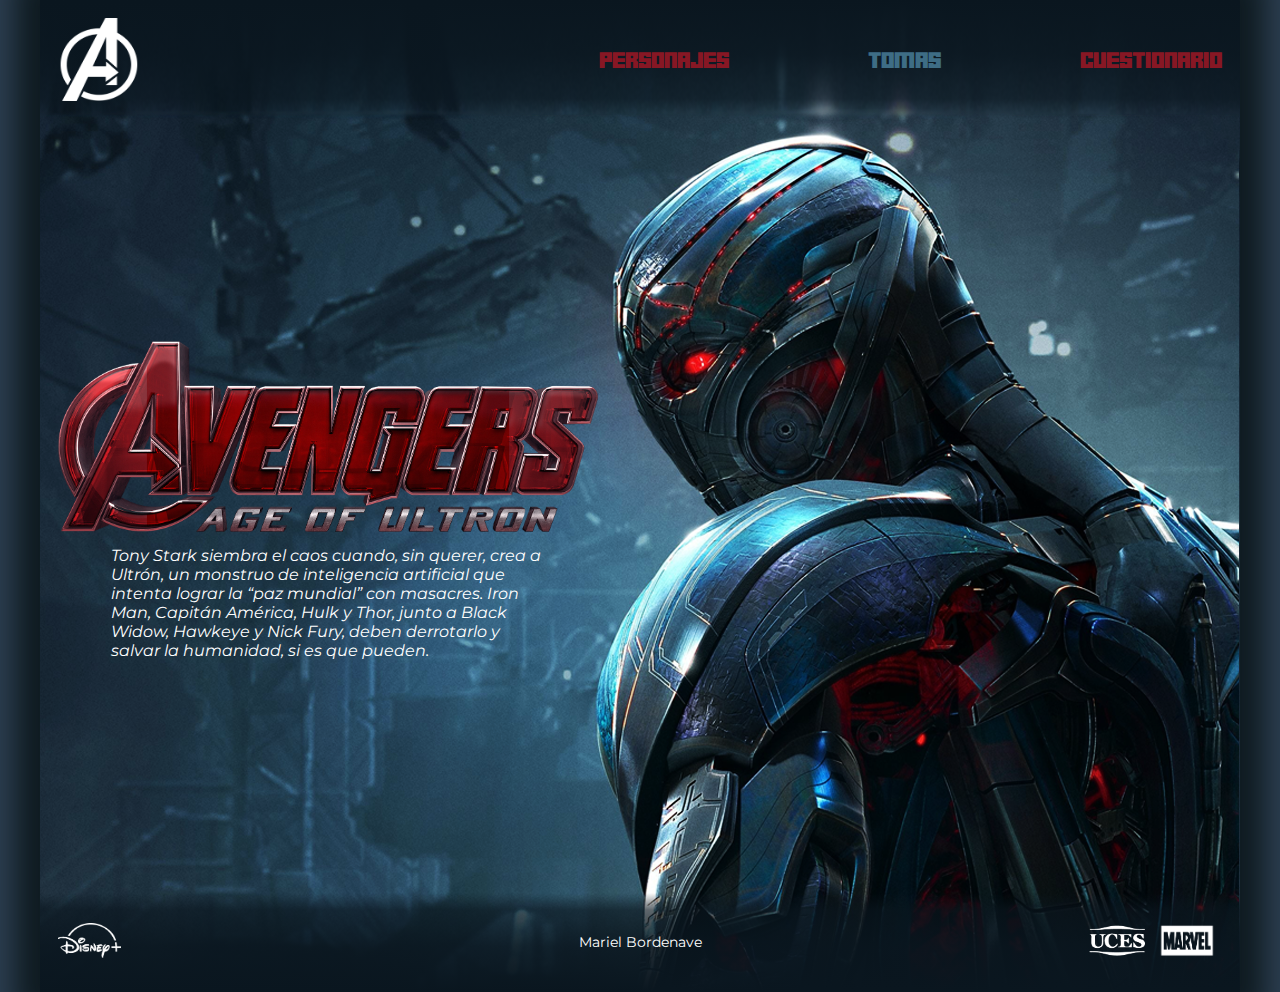
<file: index.html>
<!DOCTYPE html>
<html lang="en">
  <head>
    <meta charset="UTF-8" />
    <meta http-equiv="X-UA-Compatible" content="IE=edge" />
    <meta name="viewport" content="width=device-width, initial-scale=1" />
    <link rel="stylesheet" href="./css/estilos.css" />
    <title>Era de Ultron</title>
  </head>
  <body>
    <main class="indexMain">
      <header class="indexHeader">
        <a href="index.html" class="logo">
          <img src="img/head.png" alt="head" class="imgLogo" />
        </a>
        <nav class="navbar">
          <ul class="menu">
            <li><a href="personajes.html" class="personajes">personajes</a></li>
            <li><a href="tomas.html" class="tomas">tomas</a></li>
            <li>
              <a href="cuestionario.html" class="personajes">cuestionario</a>
            </li>
          </ul>
        </nav>
      </header>
      <section class="indexSection">
        <div class="logoContainer">
          <img src="img/title.png" class="avengersImg" />
          <p class="sinopsis">
            Tony Stark siembra el caos cuando, sin querer, crea a Ultrón, un
            monstruo de inteligencia artificial que intenta lograr la “paz
            mundial” con masacres. Iron Man, Capitán América, Hulk y Thor, junto
            a Black Widow, Hawkeye y Nick Fury, deben derrotarlo y salvar la
            humanidad, si es que pueden.
          </p>
          <p />
        </div>
      </section>
      <footer class="indexFooter">
        <div class="logoDisney">
          <a href="https://www.disneyplus.com/" target="_blank">
            <img src="img/disney.png" class="imagenDisney" />
          </a>
        </div>
        <div class="creadoraPagina">Mariel Bordenave</div>
        <div class="logoPeliculas">
          <div class="logoFacultad">
            <a href="https://uces.edu.ar/" target="_blank">
              <img src="img/uces.png" alt="logoUces" class="imagenUces" />
            </a>
          </div>
          <div class="logoMarvel">
            <a href="https://www.marvel.com/" target="_blank">
              <img src="img/marvel.png" alt="logoMarvel" class="imagenMarvel" />
            </a>
          </div>
        </div>
      </footer>
    </main>
  </body>
</html>
</file>
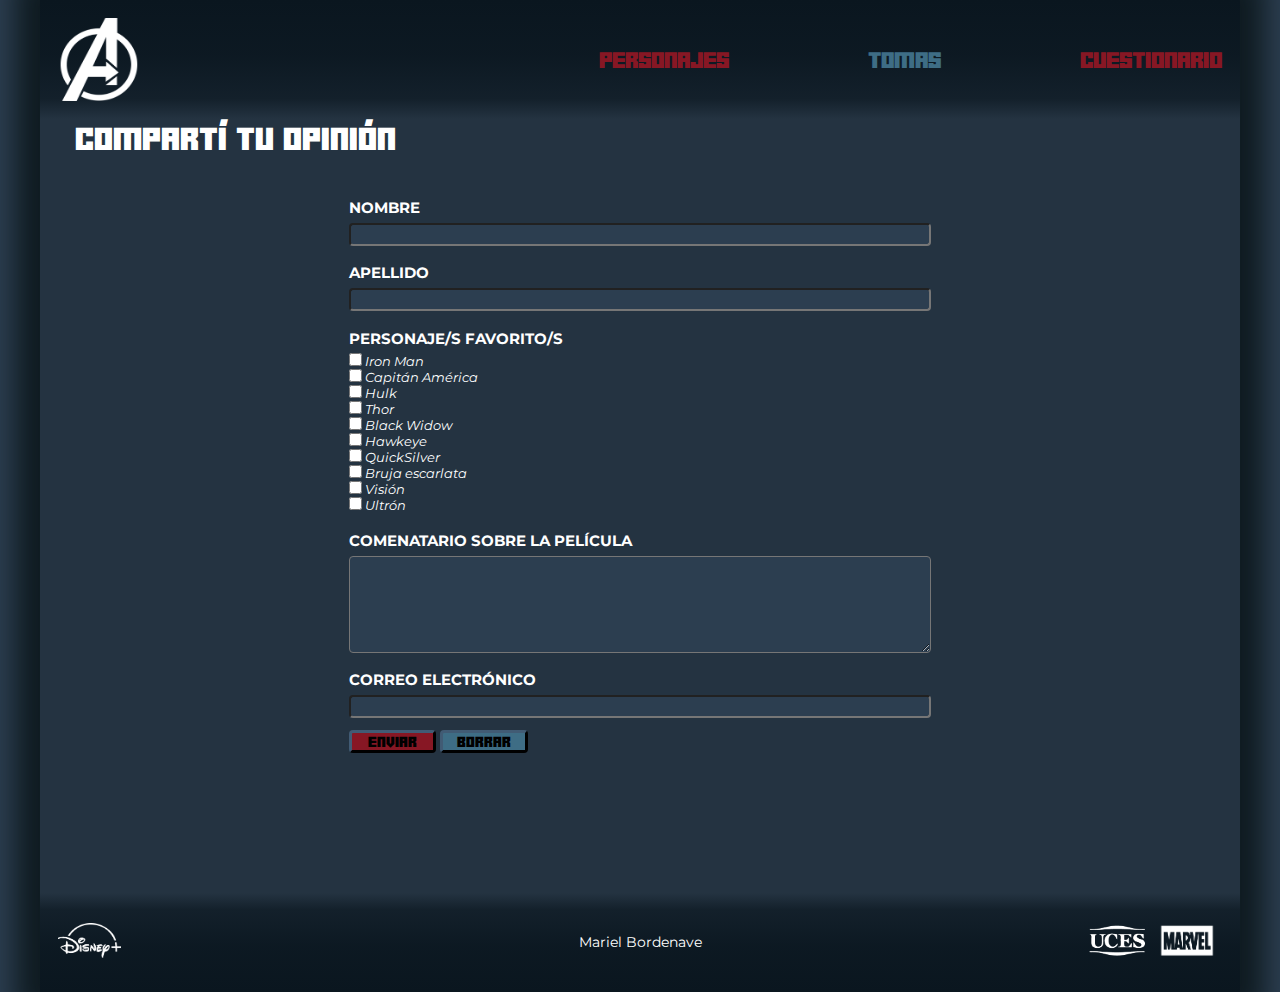
<file: cuestionario.html>
<!DOCTYPE html>
<html lang="en">
  <head>
    <meta charset="UTF-8" />
    <meta http-equiv="X-UA-Compatible" content="IE=edge" />
    <meta name="viewport" content="width=device-width, initial-scale=1.0" />
    <link rel="stylesheet" href="./css/estilos.css" />
    <title>Cuestionario</title>
  </head>
  <body>
    <main class="indexSecundarias">
      <header class="indexHeader">
        <a href="index.html" class="logo">
          <img src="img/head.png" alt="head" class="imgLogo" />
        </a>
        <nav class="navbar">
          <ul class="menu">
            <li><a href="personajes.html" class="personajes">personajes</a></li>
            <li><a href="tomas.html" class="tomas">tomas</a></li>
            <li>
              <a href="cuestionario.html" class="personajes">cuestionario</a>
            </li>
          </ul>
        </nav>
      </header>
      <section class="sectionFormulario">
        <h2 class="tituloPersonajes">compartí tu opinión</h2>
        <form
          action="mailto:marielbordenave@gmail.com"
          method="post"
          class="form"
        >
          <label class="titulos">NOMBRE</label>
          <input type="text" name="nombre" required class="cajas" />
          <label class="titulos">APELLIDO </label>
          <input type="text" name="apellido" class="cajas" />
          <label class="titulos">PERSONAJE/S FAVORITO/S</label>
          <div class="personaje">
            <input type="checkbox" name="personajefav" value="ironman" /> Iron
            Man <br />
            <input type="checkbox" name="personajefav" value="capitanamerica" />
            Capitán América <br />
            <input type="checkbox" name="personajefav" value="hukl" /> Hulk
            <br />
            <input type="checkbox" name="personajefav" value="thor" /> Thor
            <br />
            <input type="checkbox" name="personajefav" value="black" /> Black
            Widow <br />
            <input type="checkbox" name="personajefav" value="hawkeye" />
            Hawkeye <br />
            <input type="checkbox" name="personajefav" value="quicksilver" />
            QuickSilver <br />
            <input type="checkbox" name="personajefav" value="brujaescarlata" />
            Bruja escarlata <br />
            <input type="checkbox" name="personajefav" value="vision" /> Visión
            <br />
            <input type="checkbox" name="personajefav" value="ultron" /> Ultrón
            <br />
          </div>
          <label class="titulos">COMENATARIO SOBRE LA PELÍCULA</label>
          <textarea
            rows="5"
            cols="10"
            name="comentario"
            class="cajas"
          ></textarea>
          <label class="titulos">CORREO ELECTRÓNICO</label>
          <input type="email" name="correo" class="cajas" />
          <div class="botones">
            <input type="submit" value="enviar" class="boton1" />
            <input type="reset" value="borrar" class="boton2" />
          </div>
        </form>
      </section>
      <footer class="indexFooter">
        <div class="logoDisney">
          <a href="https://www.disneyplus.com/" target="_blank">
            <img src="img/disney.png" class="imagenDisney" />
          </a>
        </div>
        <div class="creadoraPagina">Mariel Bordenave</div>
        <div class="logoPeliculas">
          <div class="logoFacultad">
            <a href="https://uces.edu.ar/" target="_blank">
              <img src="img/uces.png" alt="logoUces" class="imagenUces" />
            </a>
          </div>
          <div class="logoMarvel">
            <a href="https://www.marvel.com/" target="_blank">
              <img src="img/marvel.png" alt="logoMarvel" class="imagenMarvel" />
            </a>
          </div>
        </div>
      </footer>
    </main>
  </body>
</html>
</file>
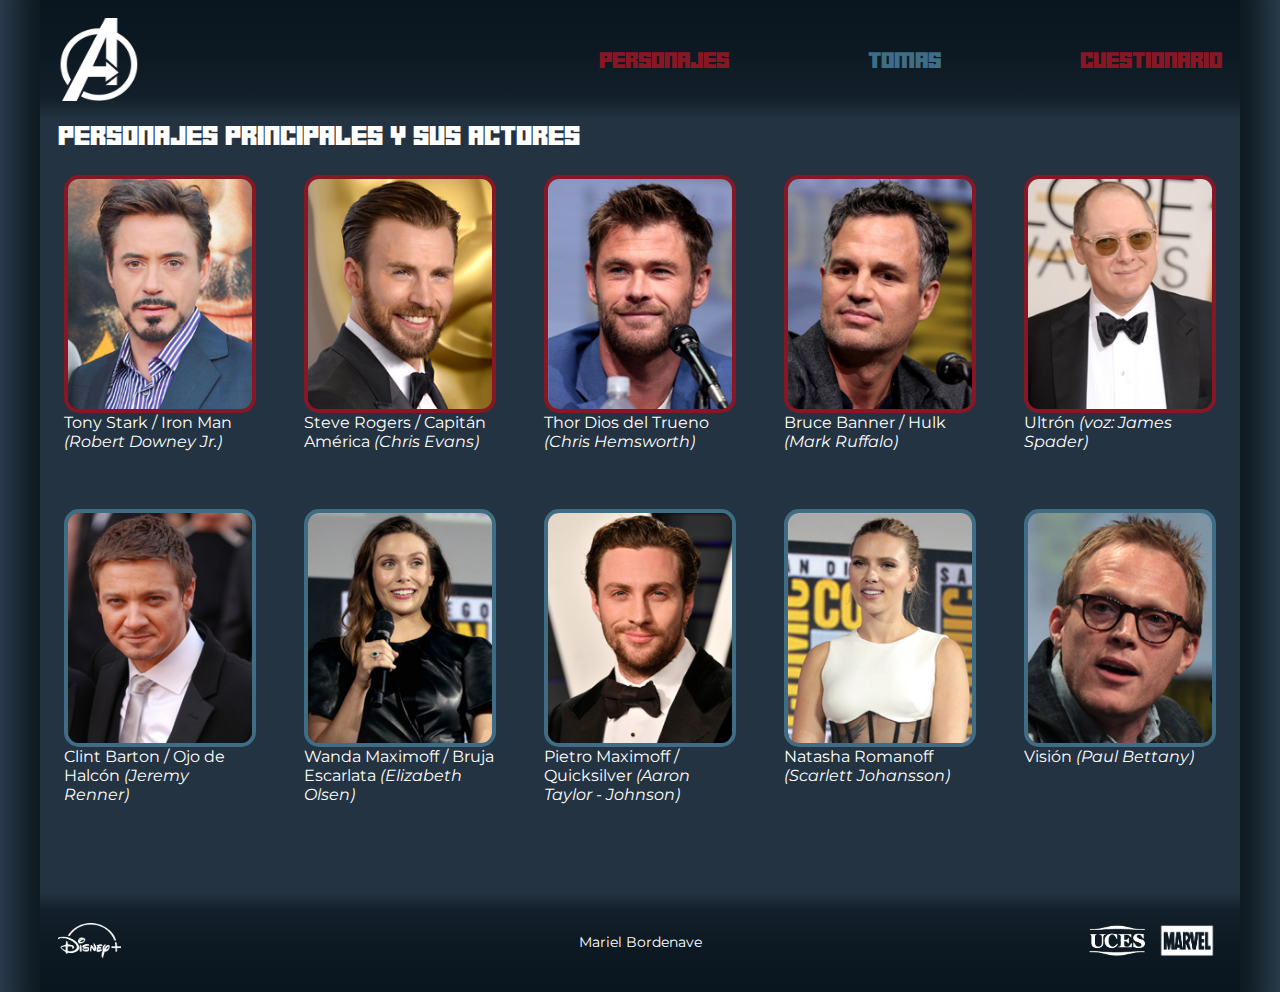
<file: personajes.html>
<!DOCTYPE html>
<html lang="en">
<head>
    <meta charset="UTF-8">
    <meta http-equiv="X-UA-Compatible" content="IE=edge">
    <meta name="viewport" content="width=device-width, initial-scale=1.0"> 
    <link rel="stylesheet" href="./css/estilos.css">
    <title>Personajes</title>
</head>
<body>
    <main class="indexSecundarias">
        <header class="indexHeader">
            <a href="index.html" class="logo"> 
                <img src="img/head.png" alt="head" class="imgLogo"> 
            </a> 
            <nav class="navbar">
                <ul class="menu">
                    <li><a href="personajes.html" class="personajes">personajes</a></li>
                    <li><a href="tomas.html" class="tomas">tomas</a></li>
                    <li><a href="cuestionario.html"  class="personajes">cuestionario</a></li>
                </ul>
            </nav>
        </header>
            
            <section class="sectionPersonajes">
                <h2 class="tituloPersonajes">personajes principales y sus actores</h2>
                <div class="containerPersonajes">
                    <div class="columnaPersonajes">
                        <img src="img/ironman.jpg"/ class="imagenPersonaje">
                        <p class="actores">Tony Stark / Iron Man  <em class="actores">(Robert Downey Jr.)</em></p>
                        <img src="img/hawkeye.jpg"/ class="filaAbajo">
                        <p class="actores">Clint Barton / Ojo de Halcón  <em class="actores">(Jeremy Renner)</em></p>
                    </div>
                    <div class="columnaPersonajes">
                        <img src="img/capitan.jpg"class="imagenPersonaje" />
                        <p class="actores">Steve Rogers / Capitán América  <em class="actores">(Chris Evans)</em></p>
                        <img src="img/wanda.jpg"/ class="filaAbajo">
                        <p class="actores">Wanda Maximoff / Bruja Escarlata  <em class="actores">(Elizabeth Olsen)</em></p>
                    </div>
                    <div class="columnaPersonajes">
                        <img src="img/thor.jpg"/ class="imagenPersonaje">
                        <p class="actores">Thor Dios del Trueno <em class="actores">(Chris Hemsworth)</em></p>
                        <img src="img/quick.jpg"/ class="filaAbajo">
                        <p class="actores">Pietro Maximoff / Quicksilver <em class="actores">(Aaron Taylor - Johnson)</em></p>
                    </div>
                    <div class="columnaPersonajes">
                        <img src="img/hulk.jpg"/ class="imagenPersonaje">
                        <p class="actores">Bruce Banner / Hulk  <em class="actores">(Mark Ruffalo)</em></p>
                        <img src="img/black.jpg"/ class="filaAbajo">
                        <p class="actores">Natasha Romanoff  <em class="actores">(Scarlett Johansson)</em></p>
                    </div>
                    <div class="columnaPersonajes">
                        <img src="img/ultron.jpg"/ class="imagenPersonaje">
                        <p class="actores">Ultrón  <em class="actores">(voz: James Spader)</em></p>
                        <img src="img/vision.jpg"/ class="filaAbajo">
                        <p class="actores">Visión  <em class="actores">(Paul Bettany)</em></p>
                    </div>
                </div>
            
            </section>
        </section>
        <footer class="indexFooter">
            <div class="logoDisney">
                <a href="https://www.disneyplus.com/" target="_blank"> 
                    <img src="img/disney.png" class="imagenDisney">
                </a>
            </div>
            <div class="creadoraPagina">
                Mariel Bordenave
            </div>
            <div class="logoPeliculas">
                <div class="logoFacultad">
                <a href="https://uces.edu.ar/" target="_blank">
                    <img src="img/uces.png" alt="logoUces" class="imagenUces">
                </a>
                </div>
                <div class="logoMarvel">
                <a href="https://www.marvel.com/" target="_blank">
                    <img src="img/marvel.png" alt="logoMarvel" class="imagenMarvel">
                </a>
                </div>
            </div>
            
        </footer>
    </main>
</body>
</html>
</file>
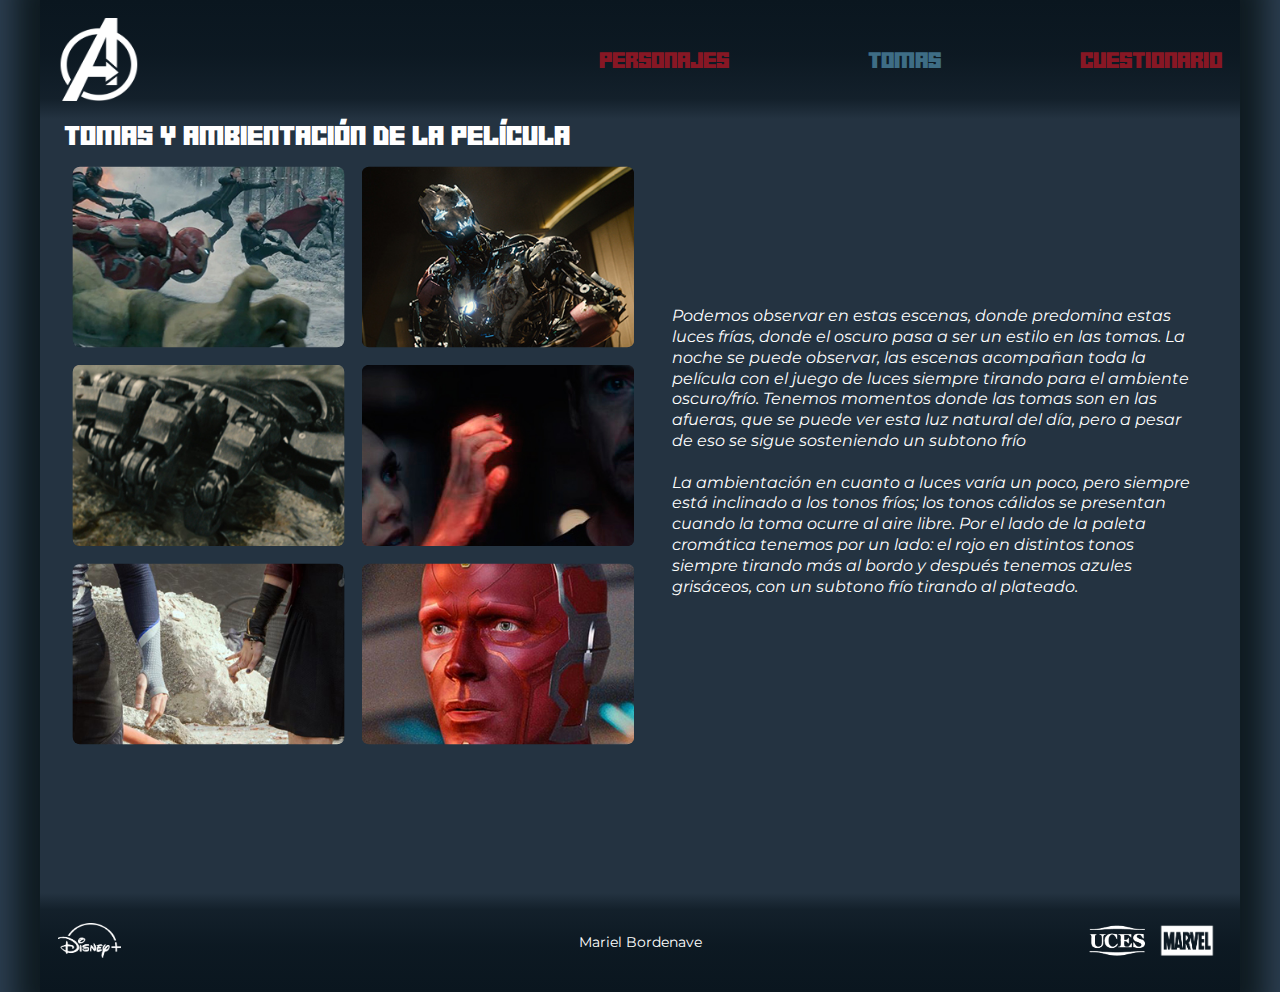
<file: tomas.html>
<!DOCTYPE html>
<html lang="en">
  <head>
    <meta charset="UTF-8" />
    <meta http-equiv="X-UA-Compatible" content="IE=edge" />
    <meta name="viewport" content="width=device-width, initial-scale=1.0" />
    <link rel="stylesheet" href="./css/estilos.css" />
    <link rel="stylesheet" href="./css/lightbox.css" />
    <title>Tomas</title>
  </head>
  <body>
    <main class="indexSecundarias">
      <header class="indexHeader">
        <a href="index.html" class="logo">
          <img src="img/head.png" alt="head" class="imgLogo" />
        </a>
        <nav class="navbar">
          <ul class="menu">
            <li><a href="personajes.html" class="personajes">personajes</a></li>
            <li><a href="tomas.html" class="tomas">tomas</a></li>
            <li>
              <a href="cuestionario.html" class="personajes">cuestionario</a>
            </li>
          </ul>
        </nav>
      </header>
      <section class="sectionTomas">
        <h2 class="tituloTomas">tomas y ambientación de la película</h2>
        <div class="contenedorColumnas">
          <div class="contenedorImagenes">
            <a
              href="img/img1.jpg"
              data-lightbox="tomas"
              data-title="Primera aparición de los Vengadores luego de la pelea en Nueva York"
            >
              <img src="img/img1small.jpg" class="imagen1" />
            </a>

            <a
              href="img/img2.jpg"
              data-lightbox="tomas"
              data-title="Primera aparición de Ultrón"
            >
              <img src="img/img2small.jpg" class="imagen2" />
            </a>

            <a
              href="img/img3.jpg"
              data-lightbox="tomas"
              data-title="Centinela bajo el mando de Ultrón"
            >
              <img src="img/img3small.jpg" class="imagen1" />
            </a>

            <a
              href="img/img4.jpg"
              data-lightbox="tomas"
              data-title="Wanda manipula con sus poderes a Tony y le hace ver una tragedia"
            >
              <img src="img/img4small.jpg" class="imagen2" />
            </a>

            <a
              href="img/img5.jpg"
              data-lightbox="tomas"
              data-title="Pietro y Wanda peleando en Sokovia, siendo parte de los Avengers"
            >
              <img src="img/img5small.jpg" class="imagen1" />
            </a>

            <a
              href="img/img6.jpg"
              data-lightbox="tomas"
              data-title="Primera vez de Visión observando la tierra"
            >
              <img src="img/img6small.jpg" class="imagen2" />
            </a>
            <script src="js/lightbox-plus-jquery.min.js"></script>
          </div>
          <div class="contenedorTexto">
            <p class="sinopsis2">
              Podemos observar en estas escenas, donde predomina estas luces
              frías, donde el oscuro pasa a ser un estilo en las tomas. La noche
              se puede observar, las escenas acompañan toda la película con el
              juego de luces siempre tirando para el ambiente oscuro/frío.
              Tenemos momentos donde las tomas son en las afueras, que se puede
              ver esta luz natural del día, pero a pesar de eso se sigue
              sosteniendo un subtono frío <br />

              <br />
              La ambientación en cuanto a luces varía un poco, pero siempre está
              inclinado a los tonos fríos; los tonos cálidos se presentan cuando
              la toma ocurre al aire libre. Por el lado de la paleta cromática
              tenemos por un lado: el rojo en distintos tonos siempre tirando
              más al bordo y después tenemos azules grisáceos, con un subtono
              frío tirando al plateado.
            </p>
          </div>
        </div>
      </section>
      <footer class="indexFooter">
        <div class="logoDisney">
          <a href="https://www.disneyplus.com/" target="_blank">
            <img src="img/disney.png" class="imagenDisney" />
          </a>
        </div>
        <div class="creadoraPagina">Mariel Bordenave</div>
        <div class="logoPeliculas">
          <div class="logoFacultad">
            <a href="https://uces.edu.ar/" target="_blank">
              <img src="img/uces.png" alt="logoUces" class="imagenUces" />
            </a>
          </div>
          <div class="logoMarvel">
            <a href="https://www.marvel.com/" target="_blank">
              <img src="img/marvel.png" alt="logoMarvel" class="imagenMarvel" />
            </a>
          </div>
        </div>
      </footer>
    </main>
  </body>
</html>
</file>
<file: css/estilos.css>
@import url("https://fonts.googleapis.com/css2?family=Montserrat:ital,wght@0,500;1,400&display=swap");
@font-face {
  font-family: RobotCrush;
  src: url(../fuente/RobotCrush.ttf);
  src: url(../fuente/Robot\ Crush.otf);
}

* {
  margin: 0;
  padding: 0;
  box-sizing: border-box;
  font-family: "RobotCrush";
}

body {
  margin: 0;
  background-color: #2c3e50;
}

/*---------------------INDEX PAGE-----------------------------*/
.indexMain {
  width: 1199px;
  height: 992px;
  margin: auto;
  background-image: url(../img/fondo.png);
  -webkit-box-shadow: 0px 0px 26px 24px rgba(15, 27, 33, 1);
  -moz-box-shadow: 0px 0px 26px 24px rgba(15, 27, 33, 1);
  box-shadow: 0px 0px 26px 24px rgba(15, 27, 33, 1);
}

.indexHeader {
  width: 100%;
  height: 12%;
  display: flex;
  justify-content: space-between;
  align-items: center;
  padding-left: 1.5%;
  padding-right: 1.5%;
  background: rgba(10, 22, 31, 1);
  background: -moz-linear-gradient(
    top,
    rgba(10, 22, 31, 1) 0%,
    rgba(10, 22, 31, 0.9) 46%,
    rgba(10, 22, 31, 0.65) 83%,
    rgba(10, 22, 31, 0) 100%
  );
  background: -webkit-gradient(
    left top,
    left bottom,
    color-stop(0%, rgba(10, 22, 31, 1)),
    color-stop(46%, rgba(10, 22, 31, 0.9)),
    color-stop(83%, rgba(10, 22, 31, 0.65)),
    color-stop(100%, rgba(10, 22, 31, 0))
  );
  background: -webkit-linear-gradient(
    top,
    rgba(10, 22, 31, 1) 0%,
    rgba(10, 22, 31, 0.9) 46%,
    rgba(10, 22, 31, 0.65) 83%,
    rgba(10, 22, 31, 0) 100%
  );
  background: -o-linear-gradient(
    top,
    rgba(10, 22, 31, 1) 0%,
    rgba(10, 22, 31, 0.9) 46%,
    rgba(10, 22, 31, 0.65) 83%,
    rgba(10, 22, 31, 0) 100%
  );
  background: -ms-linear-gradient(
    top,
    rgba(10, 22, 31, 1) 0%,
    rgba(10, 22, 31, 0.9) 46%,
    rgba(10, 22, 31, 0.65) 83%,
    rgba(10, 22, 31, 0) 100%
  );
  background: linear-gradient(
    to bottom,
    rgba(10, 22, 31, 1) 0%,
    rgba(10, 22, 31, 0.9) 46%,
    rgba(10, 22, 31, 0.65) 83%,
    rgba(10, 22, 31, 0) 100%
  );
  filter: progid:DXImageTransform.Microsoft.gradient( startColorstr='#0a161f', endColorstr='#0a161f', GradientType=0 );
}

.logo {
  width: 7%;
  height: 70%;
}

.imgLogo {
  width: 100%;
  height: 100%;
}

.navbar {
  width: 53.5%;
  height: 50%;
}

.personajes {
  color: #871724;
}

.tomas {
  color: #3e6d85;
}

.menu {
  display: flex;
  justify-content: space-between;
  align-items: center;
  height: 100%;
  padding: 0;
}

ul {
  font-size: 25px;
}

li {
  list-style-type: none;
}

a,
a:link,
a:visited,
a:hover,
a:active {
  text-decoration: none;
}

/*---------------------SECTION-----------------------------*/

.indexSection {
  width: 100%;
  height: 78%;
  display: flex;
  align-items: center;
}

.logoContainer {
  width: 45%;
  margin-left: 1.5%;
}

.avengersImg {
  height: 25%;
  width: 100%;
}

.sinopsis {
  width: 80.5%;
  margin: 2% auto;
  font-family: "Montserrat", sans-serif;
  font-style: italic;
  color: white;
  text-align: left;
}

/*---------------------FOOTER-----------------------------*/

.indexFooter {
  width: 100%;
  height: 10%;
  padding-left: 1.5%;
  padding-right: 1.5%;
  display: flex;
  justify-content: space-between;
  align-items: center;
  background: rgba(10, 22, 31, 0);
  background: -moz-linear-gradient(
    top,
    rgba(10, 22, 31, 0) 0%,
    rgba(10, 22, 31, 0.65) 17%,
    rgba(10, 22, 31, 0.9) 54%,
    rgba(10, 22, 31, 1) 100%
  );
  background: -webkit-gradient(
    left top,
    left bottom,
    color-stop(0%, rgba(10, 22, 31, 0)),
    color-stop(17%, rgba(10, 22, 31, 0.65)),
    color-stop(54%, rgba(10, 22, 31, 0.9)),
    color-stop(100%, rgba(10, 22, 31, 1))
  );
  background: -webkit-linear-gradient(
    top,
    rgba(10, 22, 31, 0) 0%,
    rgba(10, 22, 31, 0.65) 17%,
    rgba(10, 22, 31, 0.9) 54%,
    rgba(10, 22, 31, 1) 100%
  );
  background: -o-linear-gradient(
    top,
    rgba(10, 22, 31, 0) 0%,
    rgba(10, 22, 31, 0.65) 17%,
    rgba(10, 22, 31, 0.9) 54%,
    rgba(10, 22, 31, 1) 100%
  );
  background: -ms-linear-gradient(
    top,
    rgba(10, 22, 31, 0) 0%,
    rgba(10, 22, 31, 0.65) 17%,
    rgba(10, 22, 31, 0.9) 54%,
    rgba(10, 22, 31, 1) 100%
  );
  background: linear-gradient(
    to bottom,
    rgba(10, 22, 31, 0) 0%,
    rgba(10, 22, 31, 0.65) 17%,
    rgba(10, 22, 31, 0.9) 54%,
    rgba(10, 22, 31, 1) 100%
  );
  filter: progid:DXImageTransform.Microsoft.gradient( startColorstr='#0a161f', endColorstr='#0a161f', GradientType=0 );
}

.logoDisney {
  width: 12%;
  display: flex;
  align-items: center;
}

.imagenDisney {
  width: 45%;
}
.creadoraPagina {
  width: 15%;
  display: flex;
  justify-content: center;
  align-items: center;
  font-family: "Montserrat", sans-serif;
  color: white;
  font-size: 14px;
}

.logoPeliculas {
  width: 12%;
  display: flex;
  align-items: center;
}

.logoFacultad {
  width: 50%;
}

.imagenUces {
  width: 100%;
}

.logoMarvel {
  width: 50%;
}

.imagenMarvel {
  width: 100%;
  padding: 10%;
}

/*---------------------INDEXPERSONAJES-----------------------------*/

.indexSecundarias {
  width: 1199px;
  height: 992px;
  margin: auto;
  background-color: #243341;
  -webkit-box-shadow: 0px 0px 26px 24px rgba(15, 27, 33, 1);
  -moz-box-shadow: 0px 0px 26px 24px rgba(15, 27, 33, 1);
  box-shadow: 0px 0px 26px 24px rgba(15, 27, 33, 1);
}

.tituloPersonajes {
  color: white;
  font-size: 30px;
  font-weight: lighter;
  margin-left: 1.5%;
}

.sectionPersonajes {
  width: 100%;
  height: 78%;
}

/* cuando hagamos el mobile, el height de sectionPersonajes va en "Auto" y el containerPersonajes tiene flex-direction: column y tambien bajarle el width*/

.containerPersonajes {
  width: 100%;
  display: flex;
  flex-wrap: wrap;
}

.columnaPersonajes {
  flex: 20%;
  padding: 2% 2% 0% 2%;
}

.actores {
  font-family: "Montserrat", sans-serif;
  font-size: 100%;
  color: white;
}

.imagenPersonaje {
  display: flex;
  margin: auto;
  width: 100%;
  border-radius: 15px 15px 15px 15px;
  -webkit-border-radius: 15px 15px 15px 15px;
  -moz-border-radius: 15px 15px 15px 15px;
  border: 4px solid #871724;
}
/* cuando hagamos el mobile, el margin va a tener que ser 0 y despues las dos el mismo*/

.filaAbajo {
  display: flex;
  margin: auto;
  width: 100%;
  margin-top: 30%;
  border-radius: 15px 15px 15px 15px;
  -webkit-border-radius: 15px 15px 15px 15px;
  -moz-border-radius: 15px 15px 15px 15px;
  border: 4px solid #3e6d85;
}

/*---------------------GALERIA DE IMAGENES-----------------------------*/

.sectionTomas {
  width: 97%;
  height: 78%;
  align-items: center;
  margin-left: 1.5%;
  margin-right: 1.5%;
  justify-content: center;
}

.contenedorColumnas {
  width: 100%;
  height: 95%;
  padding-left: 0.5%;
}

.contenedorImagenes {
  width: 50%;
  float: left;
  height: 80%;
}

.contenedorTexto {
  width: 50%;
  float: right;
  height: 80%;
}

.imagen1 {
  padding: 1.5%;
  width: 50%;
  float: left;
  border-radius: 1rem;
}

.imagen2 {
  padding: 1.5%;
  width: 50%;
  float: right;
  border-radius: 1rem;
}

.tituloTomas {
  padding-left: 0.5%;
  color: white;
  font-size: 30px;
  font-weight: lighter;
  height: 5%;
}

.sinopsis2 {
  width: 100%;
  padding: 5%;
  font-family: "Montserrat", sans-serif;
  font-style: italic;
  color: white;
  text-align: left;
  height: 100%;
  display: flex;
  align-items: center;
  justify-content: center;
  text-align: left;
  line-height: 130%;
}

/*---------------------FORMULARIO-----------------------------*/

.sectionFormulario {
  width: 97%;
  height: 78%;
  align-items: center;
  margin-left: 1.5%;
  margin-right: 1.5%;
  justify-content: center;
}

.form {
  width: 50%;
  height: 80%;
  display: flex;
  flex-direction: column;
  margin: auto;
  justify-content: center;
}

.titulos {
  color: white;
  font-size: 15px;
  font-family: "Montserrat", sans-serif;
  font-weight: bold;
  margin-top: 3%;
  margin-bottom: 1%;
}

.cajas {
  width: 100%;
  background-color: #2c3e50;
  border-radius: 4px;
  font-family: "Montserrat", sans-serif;
  font-size: 15px;
  font-weight: bold;
}

.personaje {
  color: white;
  font-size: 13px;
  font-family: "Montserrat", sans-serif;
  font-style: italic;
}

.boton1,
.boton2 {
  display: inline-block;
  font-size: 100%;
  width: 15%;
  margin-top: 2%;
  border-width: 3px;
  border-color: #121920;
  border-radius: 4px;
}

.boton1 {
  background-color: #871724;
}

.boton2 {
  background-color: #3e6d85;
}

/*---------------------MEDIA-----------------------------*/

@media (min-width: 375px) and (max-width: 767px) {
  .indexMain,
  .indexSecundarias {
    min-width: 375px;
    max-width: 767px;
    height: auto;
  }

  .logo {
    height: 20px;
    width: 20px;
  }

  ul {
    display: flex;
  }

  ul > li > a {
    font-size: 12px;
  }

  .logoContainer {
    width: 100%;
    display: flex;
    flex-direction: column;
    align-items: center;
  }

  .avengersImg {
    width: 60%;
    margin-top: 10px;
  }

  .sinopsis {
    width: 100%;
    padding: 5%;
    font-family: "Montserrat", sans-serif;
    font-style: italic;
    color: white;
    text-align: left;
    height: 100%;
    display: flex;
    align-items: center;
    justify-content: center;
    text-align: left;
    line-height: 130%;
  }

  .contenedorImagenes {
    width: 100%;
  }
  .contenedorTexto {
    width: 100%;
  }

  /*----------------TOMAS.HTML-----------------------*/

  .tituloTomas {
    font-size: 20px;
    text-align: center;
    margin: 10px 0px;
  }

  /*----------------PERSONAJES.HTML-----------------------*/

  .columnaPersonajes {
    flex: 100%;
  }

  .tituloPersonajes {
    font-size: 17px;
    margin-top: 10px;
    text-align: center;
  }

  .imagenPersonaje,
  .filaAbajo,
  .actores {
    width: 40%;
    margin: auto;
    font-size: 10px;
  }

  /*----------------CUESTIONARIO.HTML-----------------------*/
  .sectionFormulario > .tituloPersonajes {
    font-size: 20px;
  }

  .titulos {
    font-size: 12px;
  }

  .boton1,
  .boton2 {
    width: 48%;
  }

  /*----------------FOOTER-----------------------*/

  .indexFooter {
    height: 40px;
  }

  .creadoraPagina {
    width: 25%;
    font-size: 10px;
    color: white;
  }
}

@media (min-width: 768px) and (max-width: 991px) {
  .indexMain,
  .indexSecundarias {
    min-width: 768px;
    max-width: 991px;
    height: auto;
  }

  .columnaPersonajes {
      flex: 0 1 25%;
  }

  .columnaPersonajes:last-child {
      display: none;
  }

  /*----------------PERSONAJES.HTML-----------------------*/

}

@media (min-width: 1200px) and (max-width: 1400px) {
    .indexMain,
    .indexSecundarias {
      min-width: 1200px;
      max-width: 1400px;
    }

    .sectionFormulario > .tituloPersonajes {
        font-size: 35px;
      }
    
      .titulos {
        font-size: 15px;
      }

    .columnaPersonajes {
        flex: 0 1 20%;
    }   
}
</file>
